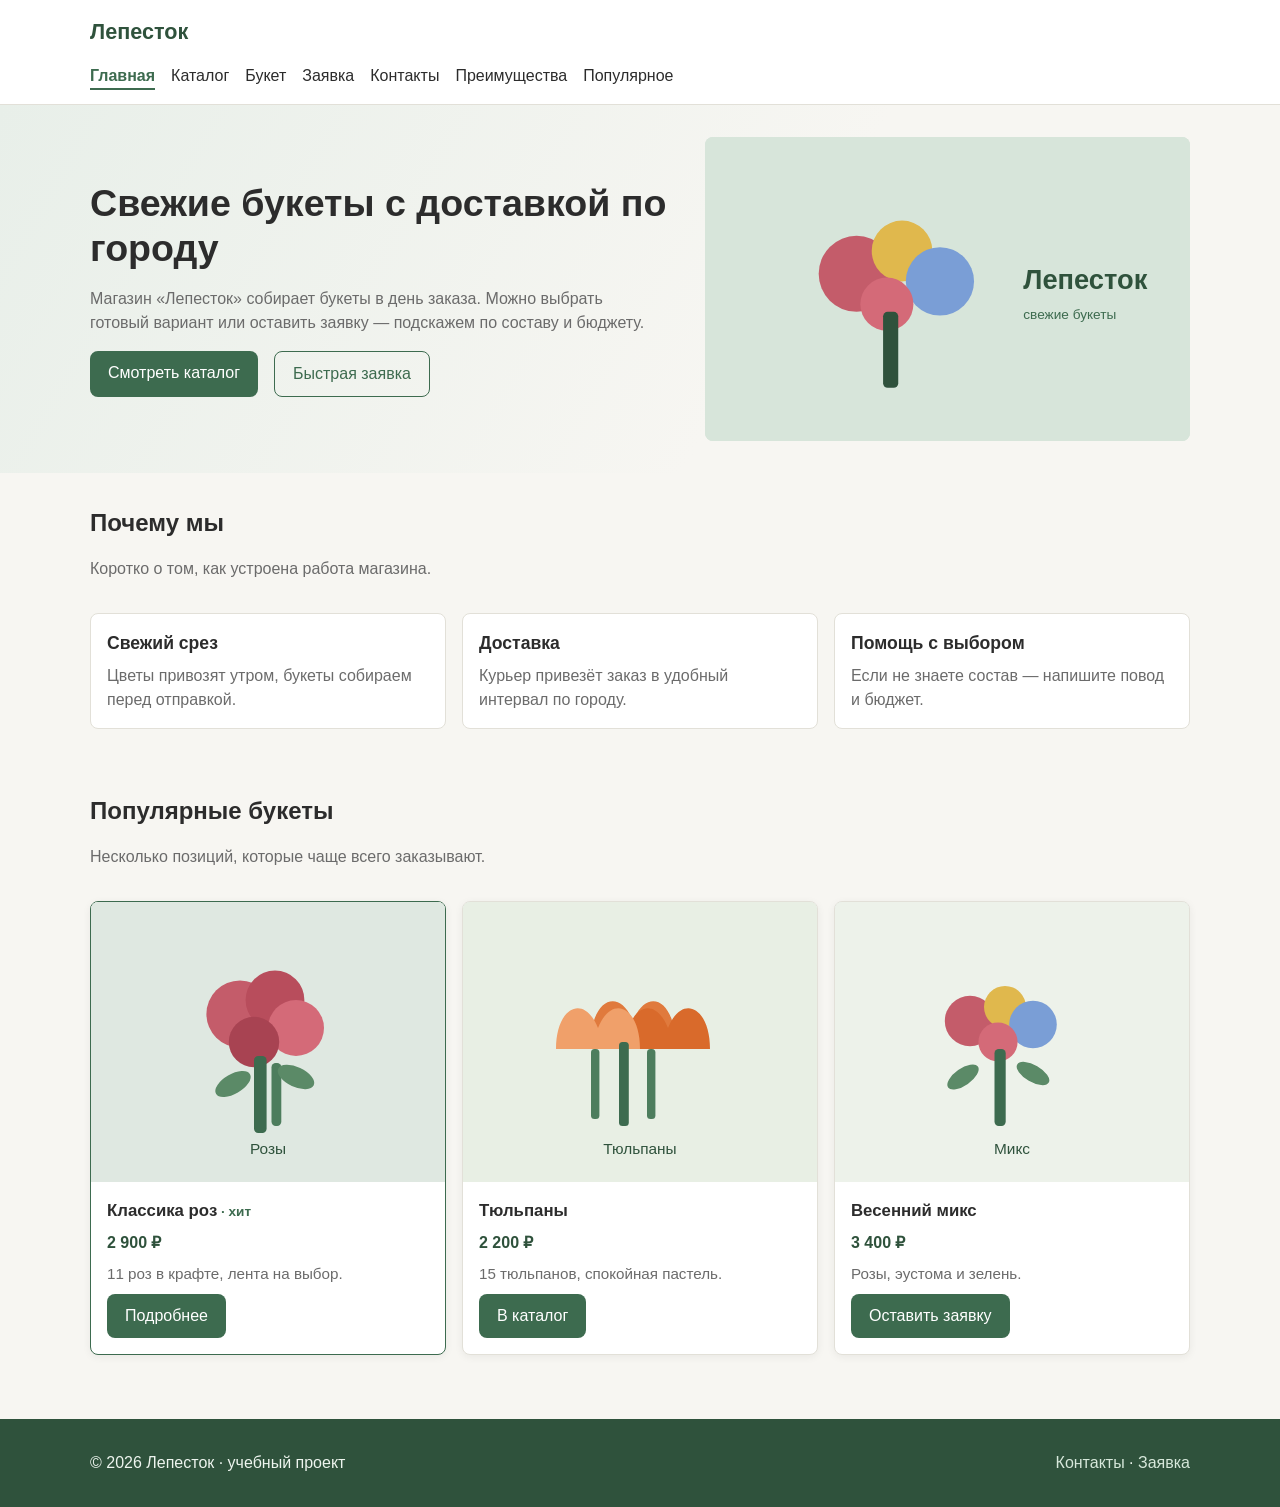
<file: index.html>
<!DOCTYPE html>
<html lang="ru">
<head>
  <meta charset="UTF-8">
  <meta name="viewport" content="width=device-width, initial-scale=1.0">
  <meta name="description" content="Лепесток — доставка свежих букетов. Розы, тюльпаны и сборные композиции.">
  <title>Лепесток — главная</title>
  <link rel="stylesheet" href="css/style.css">
  <link rel="stylesheet" href="css/responsive.css">
</head>
<body>
  <a class="skip-link" href="#main-content">Перейти к содержимому</a>
  <header class="header">
    <div class="container header__inner">
      <a class="header__logo" href="index.html">Лепесток</a>
      <button class="nav-toggle" type="button" aria-expanded="false" aria-controls="main-nav">Меню</button>
      <nav id="main-nav" class="nav" aria-label="Основное меню">
        <ul class="nav__list">
          <li><a class="nav__link nav__link--active" href="index.html">Главная</a></li>
          <li><a class="nav__link" href="catalog.html">Каталог</a></li>
          <li><a class="nav__link" href="product.html">Букет</a></li>
          <li><a class="nav__link" href="order.html">Заявка</a></li>
          <li><a class="nav__link" href="contacts.html">Контакты</a></li>
          <li><a class="nav__link" href="index.html#advantages">Преимущества</a></li>
          <li><a class="nav__link" href="index.html#popular">Популярное</a></li>
        </ul>
      </nav>
    </div>
  </header>

  <main id="main-content">
    <section class="hero">
      <div class="container hero__inner">
        <div class="hero__content">
          <h1 class="hero__title">Свежие букеты с доставкой по городу</h1>
          <p class="hero__text">
            Магазин «Лепесток» собирает букеты в день заказа. Можно выбрать готовый вариант
            или оставить заявку — подскажем по составу и бюджету.
          </p>
          <div class="hero__actions">
            <a class="button" href="catalog.html">Смотреть каталог</a>
            <button class="button button--ghost" type="button" data-open-modal>Быстрая заявка</button>
          </div>
        </div>
        <img class="hero__image" src="images/hero.svg" alt="Букеты магазина Лепесток">
      </div>
    </section>

    <section class="section" id="advantages">
      <div class="container">
        <h2 class="section__title">Почему мы</h2>
        <p class="section__text">Коротко о том, как устроена работа магазина.</p>
        <div class="advantages">
          <article class="advantage">
            <h3 class="advantage__title">Свежий срез</h3>
            <p class="advantage__text">Цветы привозят утром, букеты собираем перед отправкой.</p>
          </article>
          <article class="advantage">
            <h3 class="advantage__title">Доставка</h3>
            <p class="advantage__text">Курьер привезёт заказ в удобный интервал по городу.</p>
          </article>
          <article class="advantage">
            <h3 class="advantage__title">Помощь с выбором</h3>
            <p class="advantage__text">Если не знаете состав — напишите повод и бюджет.</p>
          </article>
        </div>
      </div>
    </section>

    <section class="section" id="popular">
      <div class="container">
        <h2 class="section__title">Популярные букеты</h2>
        <p class="section__text">Несколько позиций, которые чаще всего заказывают.</p>
        <div class="products">
          <article class="product-card product-card--hit">
            <img class="product-card__image" src="images/bouquet-rose.svg" alt="Букет из красных роз">
            <div class="product-card__body">
              <h3 class="product-card__title">Классика роз</h3>
              <p class="product-card__price">2 900 ₽</p>
              <p class="product-card__text">11 роз в крафте, лента на выбор.</p>
              <div class="product-card__actions">
                <a class="button" href="product.html">Подробнее</a>
              </div>
            </div>
          </article>
          <article class="product-card">
            <img class="product-card__image" src="images/bouquet-tulip.svg" alt="Букет тюльпанов">
            <div class="product-card__body">
              <h3 class="product-card__title">Тюльпаны</h3>
              <p class="product-card__price">2 200 ₽</p>
              <p class="product-card__text">15 тюльпанов, спокойная пастель.</p>
              <div class="product-card__actions">
                <a class="button" href="catalog.html">В каталог</a>
              </div>
            </div>
          </article>
          <article class="product-card">
            <img class="product-card__image" src="images/bouquet-mix.svg" alt="Смешанный букет">
            <div class="product-card__body">
              <h3 class="product-card__title">Весенний микс</h3>
              <p class="product-card__price">3 400 ₽</p>
              <p class="product-card__text">Розы, эустома и зелень.</p>
              <div class="product-card__actions">
                <a class="button" href="order.html">Оставить заявку</a>
              </div>
            </div>
          </article>
        </div>
      </div>
    </section>
  </main>

  <footer class="footer" id="contacts">
    <div class="container footer__inner">
      <p class="footer__text">© 2026 Лепесток · учебный проект</p>
      <p class="footer__text">
        <a href="contacts.html">Контакты</a> ·
        <a href="order.html">Заявка</a>
      </p>
    </div>
  </footer>

  <div class="modal" id="order-modal" role="dialog" aria-modal="true" aria-labelledby="modal-title">
    <div class="modal__dialog">
      <button class="modal__close" type="button" data-close-modal aria-label="Закрыть">×</button>
      <h2 class="modal__title" id="modal-title">Быстрая заявка</h2>
      <form class="form" id="modal-order-form" novalidate>
        <p class="form__hint">Поля со звёздочкой обязательны.</p>
        <div class="form__group">
          <label class="form__label" for="modal-name">Имя *</label>
          <input class="form__input" id="modal-name" name="name" type="text" required>
          <span class="form__error"></span>
        </div>
        <div class="form__group">
          <label class="form__label" for="modal-phone">Телефон *</label>
          <input class="form__input" id="modal-phone" name="phone" type="tel" placeholder="+7 ..." required>
          <span class="form__error"></span>
        </div>
        <div class="form__group">
          <label class="form__label" for="modal-message">Комментарий</label>
          <textarea class="form__textarea" id="modal-message" name="message" rows="3"></textarea>
          <span class="form__error"></span>
        </div>
        <button class="button" type="submit">Отправить</button>
        <p class="form__success">Заявка принята. Мы перезвоним.</p>
      </form>
    </div>
  </div>

  <script src="js/main.js"></script>
</body>
</html>
</file>
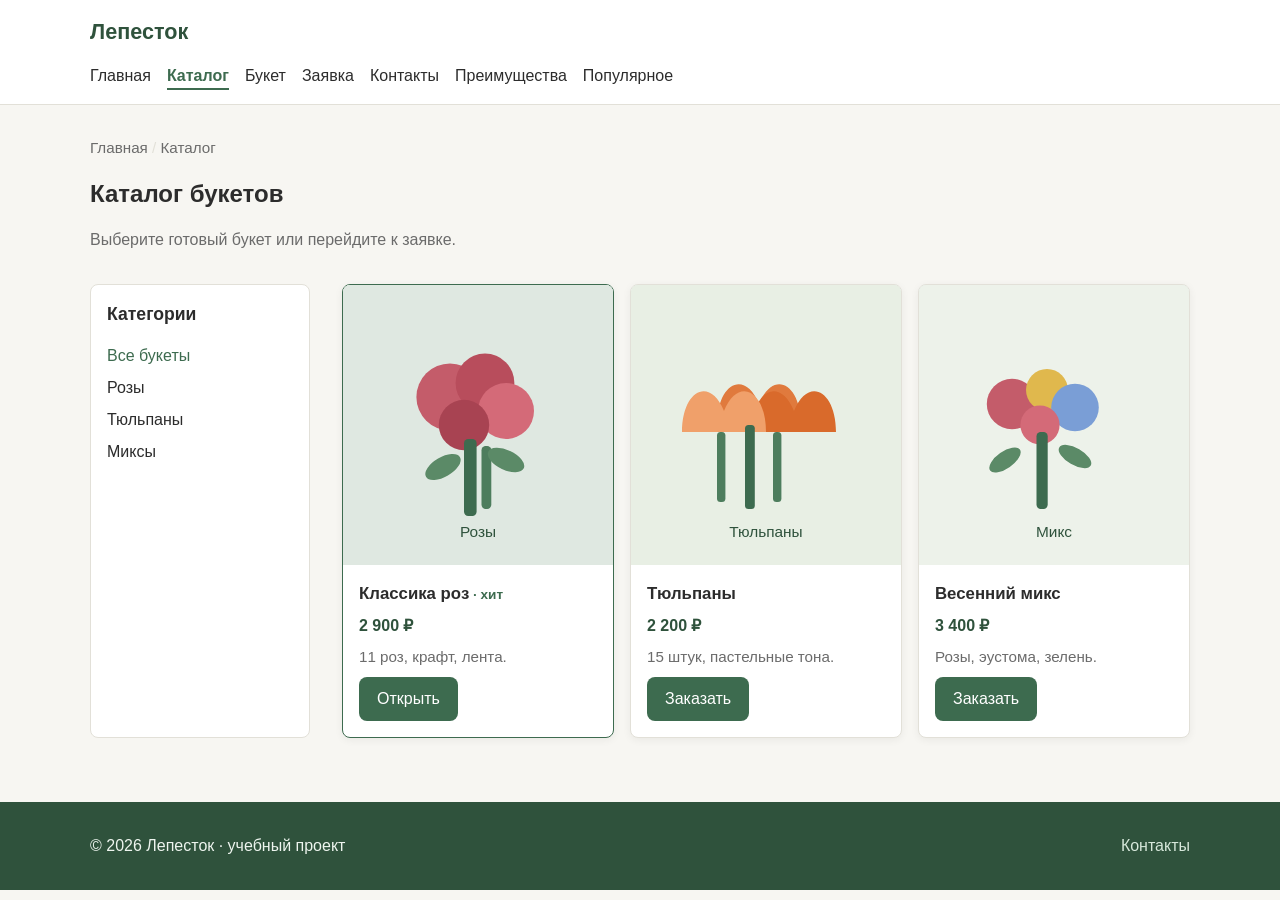
<file: catalog.html>
<!DOCTYPE html>
<html lang="ru">
<head>
  <meta charset="UTF-8">
  <meta name="viewport" content="width=device-width, initial-scale=1.0">
  <meta name="description" content="Каталог букетов магазина Лепесток: розы, тюльпаны, смешанные композиции.">
  <title>Лепесток — каталог</title>
  <link rel="stylesheet" href="css/style.css">
  <link rel="stylesheet" href="css/responsive.css">
</head>
<body>
  <a class="skip-link" href="#main-content">Перейти к содержимому</a>
  <header class="header">
    <div class="container header__inner">
      <a class="header__logo" href="index.html">Лепесток</a>
      <button class="nav-toggle" type="button" aria-expanded="false" aria-controls="main-nav">Меню</button>
      <nav id="main-nav" class="nav" aria-label="Основное меню">
        <ul class="nav__list">
          <li><a class="nav__link" href="index.html">Главная</a></li>
          <li><a class="nav__link nav__link--active" href="catalog.html">Каталог</a></li>
          <li><a class="nav__link" href="product.html">Букет</a></li>
          <li><a class="nav__link" href="order.html">Заявка</a></li>
          <li><a class="nav__link" href="contacts.html">Контакты</a></li>
          <li><a class="nav__link" href="index.html#advantages">Преимущества</a></li>
          <li><a class="nav__link" href="index.html#popular">Популярное</a></li>
        </ul>
      </nav>
    </div>
  </header>

  <main id="main-content" class="section">
    <div class="container">
      <nav class="breadcrumbs" aria-label="Хлебные крошки">
        <a href="index.html">Главная</a>
        <span>Каталог</span>
      </nav>

      <h1 class="section__title">Каталог букетов</h1>
      <p class="section__text">Выберите готовый букет или перейдите к заявке.</p>

      <div class="catalog-layout">
        <aside class="catalog-filters">
          <h2 class="catalog-filters__title">Категории</h2>
          <ul class="catalog-filters__list">
            <li><a class="catalog-filters__link catalog-filters__link--active" href="catalog.html">Все букеты</a></li>
            <li><a class="catalog-filters__link" href="catalog.html#roses">Розы</a></li>
            <li><a class="catalog-filters__link" href="catalog.html#tulips">Тюльпаны</a></li>
            <li><a class="catalog-filters__link" href="catalog.html#mix">Миксы</a></li>
          </ul>
        </aside>

        <section class="catalog-products" aria-label="Список букетов">
          <div class="products">
            <article class="product-card product-card--hit" id="roses">
              <img class="product-card__image" src="images/bouquet-rose.svg" alt="Букет из красных роз">
              <div class="product-card__body">
                <h2 class="product-card__title">Классика роз</h2>
                <p class="product-card__price">2 900 ₽</p>
                <p class="product-card__text">11 роз, крафт, лента.</p>
                <div class="product-card__actions">
                  <a class="button" href="product.html">Открыть</a>
                </div>
              </div>
            </article>

            <article class="product-card" id="tulips">
              <img class="product-card__image" src="images/bouquet-tulip.svg" alt="Букет тюльпанов">
              <div class="product-card__body">
                <h2 class="product-card__title">Тюльпаны</h2>
                <p class="product-card__price">2 200 ₽</p>
                <p class="product-card__text">15 штук, пастельные тона.</p>
                <div class="product-card__actions">
                  <a class="button" href="order.html">Заказать</a>
                </div>
              </div>
            </article>

            <article class="product-card" id="mix">
              <img class="product-card__image" src="images/bouquet-mix.svg" alt="Смешанный букет">
              <div class="product-card__body">
                <h2 class="product-card__title">Весенний микс</h2>
                <p class="product-card__price">3 400 ₽</p>
                <p class="product-card__text">Розы, эустома, зелень.</p>
                <div class="product-card__actions">
                  <a class="button" href="order.html">Заказать</a>
                </div>
              </div>
            </article>
          </div>
        </section>
      </div>
    </div>
  </main>

  <footer class="footer">
    <div class="container footer__inner">
      <p class="footer__text">© 2026 Лепесток · учебный проект</p>
      <p class="footer__text"><a href="contacts.html">Контакты</a></p>
    </div>
  </footer>

  <script src="js/main.js"></script>
</body>
</html>
</file>
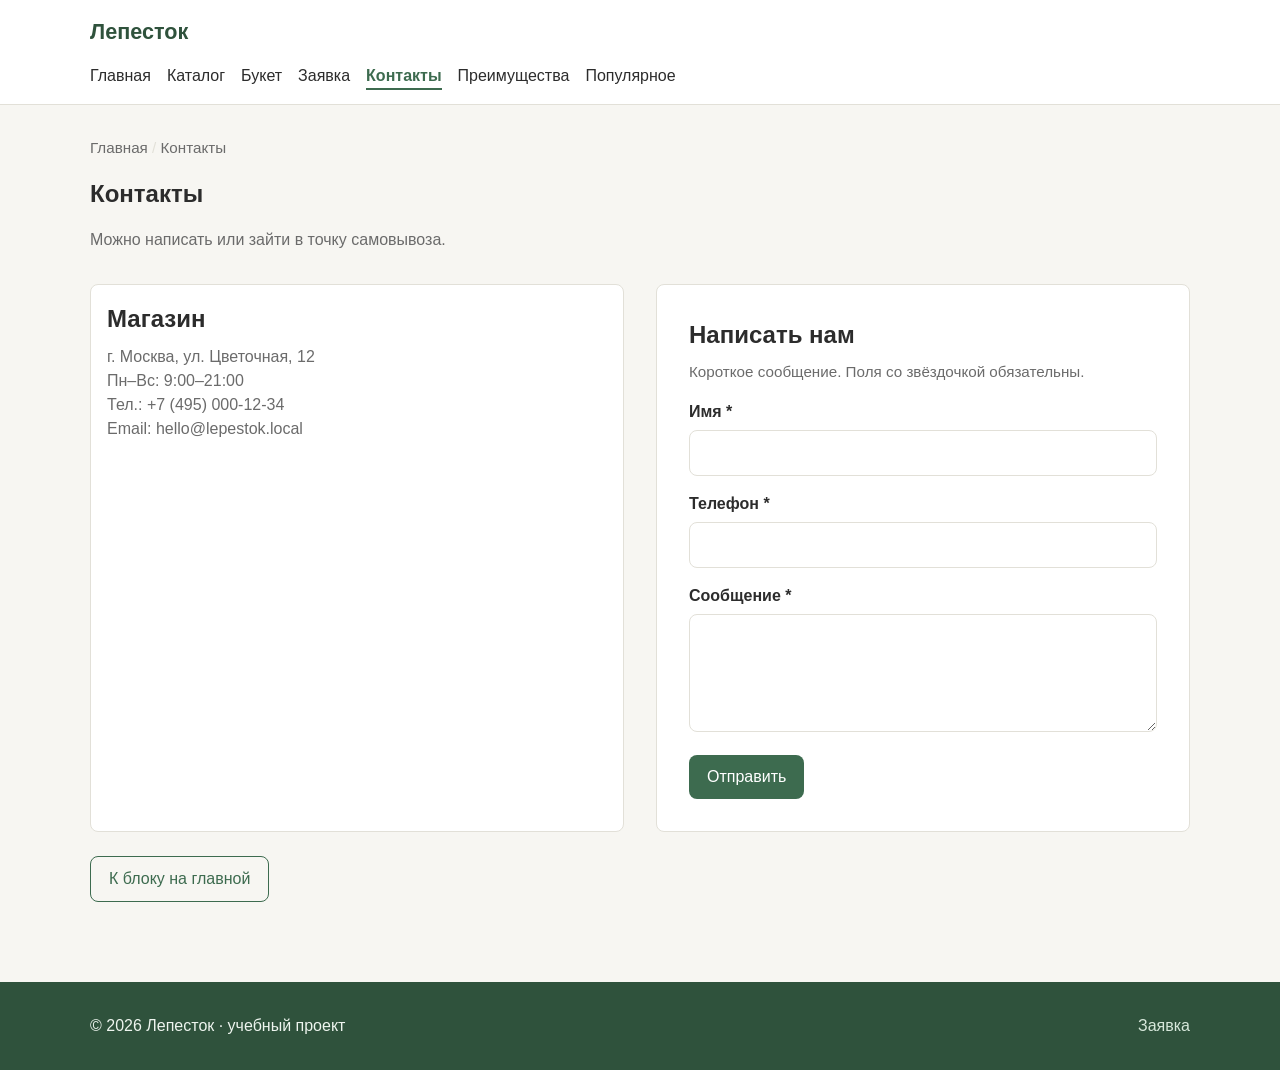
<file: contacts.html>
<!DOCTYPE html>
<html lang="ru">
<head>
  <meta charset="UTF-8">
  <meta name="viewport" content="width=device-width, initial-scale=1.0">
  <meta name="description" content="Контакты цветочного магазина Лепесток: адрес, телефон, время работы.">
  <title>Лепесток — контакты</title>
  <link rel="stylesheet" href="css/style.css">
  <link rel="stylesheet" href="css/responsive.css">
</head>
<body>
  <a class="skip-link" href="#main-content">Перейти к содержимому</a>
  <header class="header">
    <div class="container header__inner">
      <a class="header__logo" href="index.html">Лепесток</a>
      <button class="nav-toggle" type="button" aria-expanded="false" aria-controls="main-nav">Меню</button>
      <nav id="main-nav" class="nav" aria-label="Основное меню">
        <ul class="nav__list">
          <li><a class="nav__link" href="index.html">Главная</a></li>
          <li><a class="nav__link" href="catalog.html">Каталог</a></li>
          <li><a class="nav__link" href="product.html">Букет</a></li>
          <li><a class="nav__link" href="order.html">Заявка</a></li>
          <li><a class="nav__link nav__link--active" href="contacts.html">Контакты</a></li>
          <li><a class="nav__link" href="index.html#advantages">Преимущества</a></li>
          <li><a class="nav__link" href="index.html#popular">Популярное</a></li>
        </ul>
      </nav>
    </div>
  </header>

  <main id="main-content" class="section">
    <div class="container">
      <nav class="breadcrumbs" aria-label="Хлебные крошки">
        <a href="index.html">Главная</a>
        <span>Контакты</span>
      </nav>

      <h1 class="section__title">Контакты</h1>
      <p class="section__text">Можно написать или зайти в точку самовывоза.</p>

      <div class="contacts-grid">
        <div class="contacts-card">
          <h2 class="contacts-card__title">Магазин</h2>
          <p class="contacts-card__text">г. Москва, ул. Цветочная, 12</p>
          <p class="contacts-card__text">Пн–Вс: 9:00–21:00</p>
          <p class="contacts-card__text">Тел.: +7 (495) 000-12-34</p>
          <p class="contacts-card__text">Email: hello@lepestok.local</p>
        </div>

        <form class="form" id="contacts-form" novalidate>
          <h2 class="contacts-card__title">Написать нам</h2>
          <p class="form__hint">Короткое сообщение. Поля со звёздочкой обязательны.</p>

          <div class="form__group">
            <label class="form__label" for="c-name">Имя *</label>
            <input class="form__input" id="c-name" name="name" type="text" required>
            <span class="form__error"></span>
          </div>

          <div class="form__group">
            <label class="form__label" for="c-phone">Телефон *</label>
            <input class="form__input" id="c-phone" name="phone" type="tel" required>
            <span class="form__error"></span>
          </div>

          <div class="form__group">
            <label class="form__label" for="c-message">Сообщение *</label>
            <textarea class="form__textarea" id="c-message" name="message" rows="4" required></textarea>
            <span class="form__error"></span>
          </div>

          <button class="button" type="submit">Отправить</button>
          <p class="form__success">Сообщение принято (учебный пример без отправки на сервер).</p>
        </form>
      </div>

      <p style="margin-top: 24px;">
        <a class="button button--ghost" href="index.html#contacts">К блоку на главной</a>
      </p>
    </div>
  </main>

  <footer class="footer">
    <div class="container footer__inner">
      <p class="footer__text">© 2026 Лепесток · учебный проект</p>
      <p class="footer__text"><a href="order.html">Заявка</a></p>
    </div>
  </footer>

  <script src="js/main.js"></script>
</body>
</html>
</file>
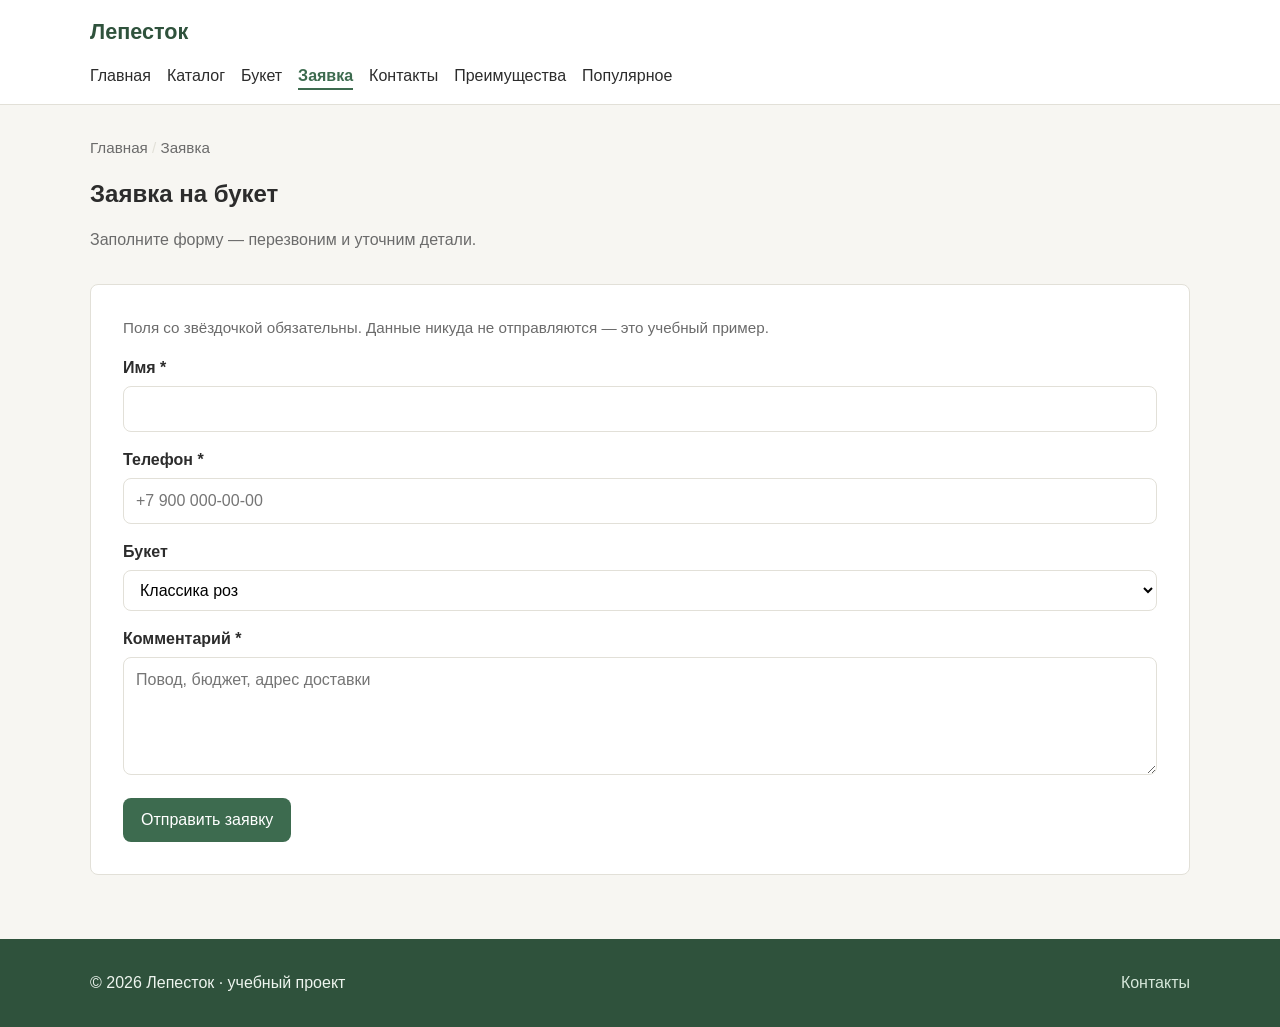
<file: order.html>
<!DOCTYPE html>
<html lang="ru">
<head>
  <meta charset="UTF-8">
  <meta name="viewport" content="width=device-width, initial-scale=1.0">
  <meta name="description" content="Оставьте заявку на букет в магазине Лепесток.">
  <title>Лепесток — заявка</title>
  <link rel="stylesheet" href="css/style.css">
  <link rel="stylesheet" href="css/responsive.css">
</head>
<body>
  <a class="skip-link" href="#main-content">Перейти к содержимому</a>
  <header class="header">
    <div class="container header__inner">
      <a class="header__logo" href="index.html">Лепесток</a>
      <button class="nav-toggle" type="button" aria-expanded="false" aria-controls="main-nav">Меню</button>
      <nav id="main-nav" class="nav" aria-label="Основное меню">
        <ul class="nav__list">
          <li><a class="nav__link" href="index.html">Главная</a></li>
          <li><a class="nav__link" href="catalog.html">Каталог</a></li>
          <li><a class="nav__link" href="product.html">Букет</a></li>
          <li><a class="nav__link nav__link--active" href="order.html">Заявка</a></li>
          <li><a class="nav__link" href="contacts.html">Контакты</a></li>
          <li><a class="nav__link" href="index.html#advantages">Преимущества</a></li>
          <li><a class="nav__link" href="index.html#popular">Популярное</a></li>
        </ul>
      </nav>
    </div>
  </header>

  <main id="main-content" class="section">
    <div class="container">
      <nav class="breadcrumbs" aria-label="Хлебные крошки">
        <a href="index.html">Главная</a>
        <span>Заявка</span>
      </nav>

      <h1 class="section__title">Заявка на букет</h1>
      <p class="section__text">Заполните форму — перезвоним и уточним детали.</p>

      <form class="form" id="order-form" novalidate>
        <p class="form__hint">Поля со звёздочкой обязательны. Данные никуда не отправляются — это учебный пример.</p>

        <div class="form__group">
          <label class="form__label" for="name">Имя *</label>
          <input class="form__input" id="name" name="name" type="text" required>
          <span class="form__error"></span>
        </div>

        <div class="form__group">
          <label class="form__label" for="phone">Телефон *</label>
          <input class="form__input" id="phone" name="phone" type="tel" placeholder="+7 900 000-00-00" required>
          <span class="form__error"></span>
        </div>

        <div class="form__group">
          <label class="form__label" for="bouquet">Букет</label>
          <select class="form__select" id="bouquet" name="bouquet">
            <option value="roses">Классика роз</option>
            <option value="tulips">Тюльпаны</option>
            <option value="mix">Весенний микс</option>
            <option value="custom">Свой вариант</option>
          </select>
        </div>

        <div class="form__group">
          <label class="form__label" for="message">Комментарий *</label>
          <textarea class="form__textarea" id="message" name="message" rows="4" required placeholder="Повод, бюджет, адрес доставки"></textarea>
          <span class="form__error"></span>
        </div>

        <button class="button" type="submit">Отправить заявку</button>
        <p class="form__success">Спасибо! Заявка сохранена локально в браузере как пример.</p>
      </form>
    </div>
  </main>

  <footer class="footer">
    <div class="container footer__inner">
      <p class="footer__text">© 2026 Лепесток · учебный проект</p>
      <p class="footer__text"><a href="contacts.html">Контакты</a></p>
    </div>
  </footer>

  <script src="js/main.js"></script>
</body>
</html>
</file>
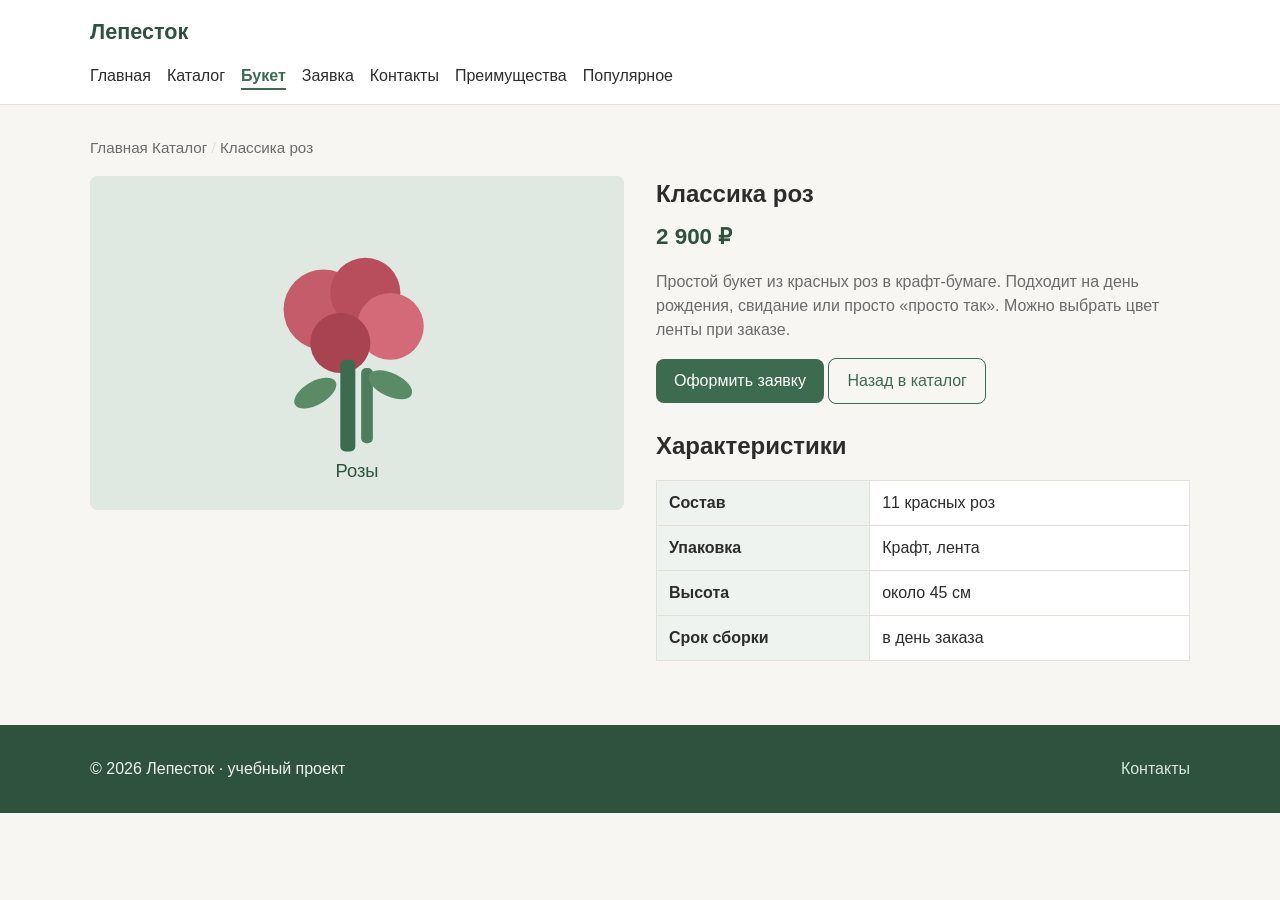
<file: product.html>
<!DOCTYPE html>
<html lang="ru">
<head>
  <meta charset="UTF-8">
  <meta name="viewport" content="width=device-width, initial-scale=1.0">
  <meta name="description" content="Букет «Классика роз» — 11 красных роз с доставкой от магазина Лепесток.">
  <title>Лепесток — букет «Классика роз»</title>
  <link rel="stylesheet" href="css/style.css">
  <link rel="stylesheet" href="css/responsive.css">
</head>
<body>
  <a class="skip-link" href="#main-content">Перейти к содержимому</a>
  <header class="header">
    <div class="container header__inner">
      <a class="header__logo" href="index.html">Лепесток</a>
      <button class="nav-toggle" type="button" aria-expanded="false" aria-controls="main-nav">Меню</button>
      <nav id="main-nav" class="nav" aria-label="Основное меню">
        <ul class="nav__list">
          <li><a class="nav__link" href="index.html">Главная</a></li>
          <li><a class="nav__link" href="catalog.html">Каталог</a></li>
          <li><a class="nav__link nav__link--active" href="product.html">Букет</a></li>
          <li><a class="nav__link" href="order.html">Заявка</a></li>
          <li><a class="nav__link" href="contacts.html">Контакты</a></li>
          <li><a class="nav__link" href="index.html#advantages">Преимущества</a></li>
          <li><a class="nav__link" href="index.html#popular">Популярное</a></li>
        </ul>
      </nav>
    </div>
  </header>

  <main id="main-content" class="section">
    <div class="container">
      <nav class="breadcrumbs" aria-label="Хлебные крошки">
        <a href="index.html">Главная</a>
        <a href="catalog.html">Каталог</a>
        <span>Классика роз</span>
      </nav>

      <article class="product-page">
        <img class="product-page__image" src="images/bouquet-rose.svg" alt="Букет из 11 красных роз">
        <div class="product-page__info">
          <h1 class="product-page__title">Классика роз</h1>
          <p class="product-page__price">2 900 ₽</p>
          <p class="product-page__text">
            Простой букет из красных роз в крафт-бумаге. Подходит на день рождения,
            свидание или просто «просто так». Можно выбрать цвет ленты при заказе.
          </p>
          <p>
            <a class="button" href="order.html">Оформить заявку</a>
            <a class="button button--ghost" href="catalog.html">Назад в каталог</a>
          </p>

          <h2 class="section__title" style="margin-top: 24px;">Характеристики</h2>
          <div class="table-wrap">
            <table class="specs-table">
              <tbody>
                <tr>
                  <th scope="row">Состав</th>
                  <td>11 красных роз</td>
                </tr>
                <tr>
                  <th scope="row">Упаковка</th>
                  <td>Крафт, лента</td>
                </tr>
                <tr>
                  <th scope="row">Высота</th>
                  <td>около 45 см</td>
                </tr>
                <tr>
                  <th scope="row">Срок сборки</th>
                  <td>в день заказа</td>
                </tr>
              </tbody>
            </table>
          </div>
        </div>
      </article>
    </div>
  </main>

  <footer class="footer">
    <div class="container footer__inner">
      <p class="footer__text">© 2026 Лепесток · учебный проект</p>
      <p class="footer__text"><a href="contacts.html">Контакты</a></p>
    </div>
  </footer>

  <script src="js/main.js"></script>
</body>
</html>
</file>
<file: css/style.css>
/* Лепесток — общие стили КР1 */

:root {
  --color-bg: #f7f6f2;
  --color-surface: #ffffff;
  --color-text: #2c2c2c;
  --color-muted: #6b6b6b;
  --color-accent: #3d6b4f;
  --color-accent-dark: #2f523c;
  --color-border: #e2e0d8;
  --color-danger: #b42318;
  --font-main: "Segoe UI", Tahoma, sans-serif;
  --radius: 8px;
  --shadow: 0 2px 8px rgba(0, 0, 0, 0.06);
  --container: 1100px;
  --space-s: 8px;
  --space-m: 16px;
  --space-l: 32px;
}

*,
*::before,
*::after {
  box-sizing: border-box;
}

html {
  scroll-behavior: smooth;
}

body {
  margin: 0;
  font-family: var(--font-main);
  font-size: 16px;
  line-height: 1.5;
  color: var(--color-text);
  background: var(--color-bg);
}

img {
  max-width: 100%;
  display: block;
}

a {
  color: var(--color-accent);
  text-decoration: none;
}

a:hover {
  text-decoration: underline;
}

a:focus-visible,
button:focus-visible,
input:focus-visible,
select:focus-visible,
textarea:focus-visible {
  outline: 2px solid var(--color-accent);
  outline-offset: 2px;
}

.container {
  width: min(100% - 32px, var(--container));
  margin-inline: auto;
}

/* header */

.header {
  background: var(--color-surface);
  border-bottom: 1px solid var(--color-border);
}

.header__inner {
  display: flex;
  align-items: center;
  justify-content: space-between;
  gap: var(--space-m);
  padding: var(--space-m) 0;
  flex-wrap: wrap;
}

.header__inner .nav {
  flex-basis: 100%;
}

.header__logo {
  font-size: 1.35rem;
  font-weight: 700;
  color: var(--color-accent-dark);
  text-decoration: none;
}

.header__logo:hover {
  text-decoration: none;
  color: var(--color-accent);
}

.nav__list {
  display: flex;
  flex-wrap: wrap;
  gap: 4px 16px;
  list-style: none;
  margin: 0;
  padding: 0;
}

.nav__link {
  color: var(--color-text);
  text-decoration: none;
  padding: 4px 0;
}

.nav__link:hover {
  color: var(--color-accent);
}

.nav__link--active {
  color: var(--color-accent);
  font-weight: 600;
  border-bottom: 2px solid var(--color-accent);
}

/* buttons */

.button {
  display: inline-block;
  padding: 10px 18px;
  border: none;
  border-radius: var(--radius);
  background: var(--color-accent);
  color: #fff;
  font: inherit;
  cursor: pointer;
  text-decoration: none;
}

.button:hover {
  background: var(--color-accent-dark);
  text-decoration: none;
  color: #fff;
}

.button--ghost {
  background: transparent;
  color: var(--color-accent);
  border: 1px solid var(--color-accent);
}

.button--ghost:hover {
  background: var(--color-accent);
  color: #fff;
}

/* hero */

.hero {
  padding: var(--space-l) 0;
  background: linear-gradient(120deg, #e8efe9 0%, #f7f6f2 60%);
}

.hero__inner {
  display: grid;
  gap: var(--space-l);
  align-items: center;
}

.hero__title {
  margin: 0 0 var(--space-m);
  font-size: 2rem;
  line-height: 1.2;
}

.hero__text {
  margin: 0 0 var(--space-m);
  color: var(--color-muted);
  max-width: 36em;
}

.hero__actions {
  display: flex;
  flex-wrap: wrap;
  gap: var(--space-m);
}

.hero__image {
  border-radius: var(--radius);
  background: #d7e5da;
  min-height: 220px;
  display: flex;
  align-items: center;
  justify-content: center;
  color: var(--color-accent-dark);
  font-weight: 600;
}

/* sections */

.section {
  padding: var(--space-l) 0;
}

.section__title {
  margin: 0 0 var(--space-m);
  font-size: 1.5rem;
}

.section__text {
  margin: 0 0 var(--space-l);
  color: var(--color-muted);
}

/* advantages */

.advantages {
  display: grid;
  gap: var(--space-m);
}

.advantage {
  background: var(--color-surface);
  border: 1px solid var(--color-border);
  border-radius: var(--radius);
  padding: var(--space-m);
}

.advantage__title {
  margin: 0 0 var(--space-s);
  font-size: 1.1rem;
}

.advantage__text {
  margin: 0;
  color: var(--color-muted);
}

/* product cards */

.products {
  display: grid;
  gap: var(--space-m);
}

.product-card {
  background: var(--color-surface);
  border: 1px solid var(--color-border);
  border-radius: var(--radius);
  overflow: hidden;
  box-shadow: var(--shadow);
  display: flex;
  flex-direction: column;
}

.product-card__image {
  width: 100%;
  height: 160px;
  object-fit: cover;
  background: #dfe8e1;
}

.product-card__body {
  padding: var(--space-m);
  display: flex;
  flex-direction: column;
  gap: var(--space-s);
  flex-grow: 1;
}

.product-card__title {
  margin: 0;
  font-size: 1.05rem;
}

.product-card__price {
  margin: 0;
  font-weight: 700;
  color: var(--color-accent-dark);
}

.product-card__text {
  margin: 0;
  color: var(--color-muted);
  font-size: 0.95rem;
}

.product-card__actions {
  margin-top: auto;
  display: flex;
  gap: var(--space-s);
  flex-wrap: wrap;
}

.product-card--hit {
  border-color: var(--color-accent);
}

.product-card--hit .product-card__title::after {
  content: " · хит";
  color: var(--color-accent);
  font-weight: 600;
  font-size: 0.85rem;
}

/* catalog layout */

.catalog-layout {
  display: grid;
  gap: var(--space-l);
}

.catalog-filters {
  background: var(--color-surface);
  border: 1px solid var(--color-border);
  border-radius: var(--radius);
  padding: var(--space-m);
}

.catalog-filters__title {
  margin: 0 0 var(--space-m);
  font-size: 1.1rem;
}

.catalog-filters__list {
  list-style: none;
  margin: 0;
  padding: 0;
  display: grid;
  gap: var(--space-s);
}

.catalog-filters__link {
  color: var(--color-text);
}

.catalog-filters__link:hover,
.catalog-filters__link--active {
  color: var(--color-accent);
}

/* breadcrumbs */

.breadcrumbs {
  margin-bottom: var(--space-m);
  font-size: 0.95rem;
  color: var(--color-muted);
}

.breadcrumbs a {
  color: var(--color-muted);
}

.breadcrumbs span::before {
  content: " / ";
  color: var(--color-border);
}

/* product page */

.product-page {
  display: grid;
  gap: var(--space-l);
}

.product-page__image {
  width: 100%;
  min-height: 260px;
  object-fit: cover;
  border-radius: var(--radius);
  background: #dfe8e1;
}

.product-page__title {
  margin: 0 0 var(--space-s);
}

.product-page__price {
  margin: 0 0 var(--space-m);
  font-size: 1.4rem;
  font-weight: 700;
  color: var(--color-accent-dark);
}

.product-page__text {
  margin: 0 0 var(--space-m);
  color: var(--color-muted);
}

.table-wrap {
  overflow-x: auto;
}

.specs-table {
  width: 100%;
  border-collapse: collapse;
  background: var(--color-surface);
}

.specs-table th,
.specs-table td {
  border: 1px solid var(--color-border);
  padding: 10px 12px;
  text-align: left;
}

.specs-table th {
  background: #eef3ef;
  width: 40%;
}

/* forms */

.form {
  background: var(--color-surface);
  border: 1px solid var(--color-border);
  border-radius: var(--radius);
  padding: var(--space-l);
  max-width: 560px;
}

.form__group {
  margin-bottom: var(--space-m);
}

.form__label {
  display: block;
  margin-bottom: 6px;
  font-weight: 600;
}

.form__input,
.form__select,
.form__textarea {
  width: 100%;
  padding: 10px 12px;
  border: 1px solid var(--color-border);
  border-radius: var(--radius);
  font: inherit;
  background: #fff;
}

.form__input:hover,
.form__select:hover,
.form__textarea:hover {
  border-color: #c5c2b8;
}

.form__input--error,
.form__textarea--error {
  border-color: var(--color-danger);
}

.form__error {
  display: none;
  margin-top: 4px;
  color: var(--color-danger);
  font-size: 0.9rem;
}

.form__error--visible {
  display: block;
}

.form__hint {
  margin: 0 0 var(--space-m);
  color: var(--color-muted);
  font-size: 0.95rem;
}

.form__success {
  display: none;
  margin-top: var(--space-m);
  padding: var(--space-m);
  background: #e8f5e9;
  border-radius: var(--radius);
  color: var(--color-accent-dark);
}

.form__success--visible {
  display: block;
}

/* contacts */

.contacts-grid {
  display: grid;
  gap: var(--space-l);
}

.contacts-card {
  background: var(--color-surface);
  border: 1px solid var(--color-border);
  border-radius: var(--radius);
  padding: var(--space-m);
}

.contacts-card__title {
  margin: 0 0 var(--space-s);
}

.contacts-card__text {
  margin: 0;
  color: var(--color-muted);
}

/* footer */

.footer {
  margin-top: var(--space-l);
  padding: var(--space-l) 0;
  background: #2f523c;
  color: #eef5ef;
}

.footer a {
  color: #d7e8db;
}

.footer__inner {
  display: flex;
  flex-wrap: wrap;
  justify-content: space-between;
  gap: var(--space-m);
}

.footer__text {
  margin: 0;
}

/* modal */

.modal {
  position: fixed;
  inset: 0;
  display: none;
  align-items: center;
  justify-content: center;
  padding: var(--space-m);
  background: rgba(0, 0, 0, 0.45);
  z-index: 100;
}

.modal--open {
  display: flex;
}

.modal__dialog {
  width: min(100%, 480px);
  background: var(--color-surface);
  border-radius: var(--radius);
  padding: var(--space-l);
  position: relative;
  max-height: 90vh;
  overflow: auto;
}

.modal__title {
  margin: 0 0 var(--space-m);
}

.modal__close {
  position: absolute;
  top: 12px;
  right: 12px;
  border: none;
  background: transparent;
  font-size: 1.4rem;
  cursor: pointer;
  line-height: 1;
  color: var(--color-muted);
}

.modal__close:hover {
  color: var(--color-text);
}

body.modal-open {
  overflow: hidden;
}

/* skip link */

.skip-link {
  position: absolute;
  left: -999px;
  top: 0;
  background: #fff;
  color: var(--color-accent-dark);
  padding: 8px 12px;
  z-index: 200;
}

.skip-link:focus {
  left: 8px;
  top: 8px;
}

/* mobile nav button (base = hidden on wide screens via responsive.css) */

.nav-toggle {
  display: inline-flex;
  align-items: center;
  justify-content: center;
  border: 1px solid var(--color-border);
  background: #fff;
  border-radius: var(--radius);
  padding: 8px 12px;
  cursor: pointer;
  font: inherit;
}

.nav {
  width: 100%;
}

.nav__list {
  display: none;
  flex-direction: column;
  gap: 8px;
}

.nav.is-open .nav__list {
  display: flex;
}
</file>
<file: css/responsive.css>
/* КР3: адаптив, Mobile First */

/* уже мобильная база в style.css — здесь расширения */

@media (min-width: 600px) {
  .products {
    grid-template-columns: repeat(2, 1fr);
  }

  .advantages {
    grid-template-columns: repeat(2, 1fr);
  }
}

@media (min-width: 768px) {
  .nav-toggle {
    display: none;
  }

  .nav__list {
    display: flex;
    flex-direction: row;
    flex-wrap: wrap;
    gap: 4px 16px;
  }

  .nav {
    width: auto;
  }

  .hero__inner {
    grid-template-columns: 1.2fr 1fr;
  }

  .advantages {
    grid-template-columns: repeat(3, 1fr);
  }

  .products {
    grid-template-columns: repeat(3, 1fr);
  }

  .catalog-layout {
    grid-template-columns: 220px 1fr;
  }

  .product-page {
    grid-template-columns: 1fr 1fr;
    align-items: start;
  }

  .contacts-grid {
    grid-template-columns: 1fr 1fr;
  }
}

@media (min-width: 1024px) {
  .hero__title {
    font-size: 2.35rem;
  }

  .product-card__image,
  .product-page__image {
    min-height: 280px;
  }
}

/* картинки и таблицы на узких экранах */

img {
  height: auto;
}

.table-wrap {
  width: 100%;
  overflow-x: auto;
  -webkit-overflow-scrolling: touch;
}

.specs-table {
  min-width: 320px;
}

.form {
  max-width: 100%;
}
</file>
